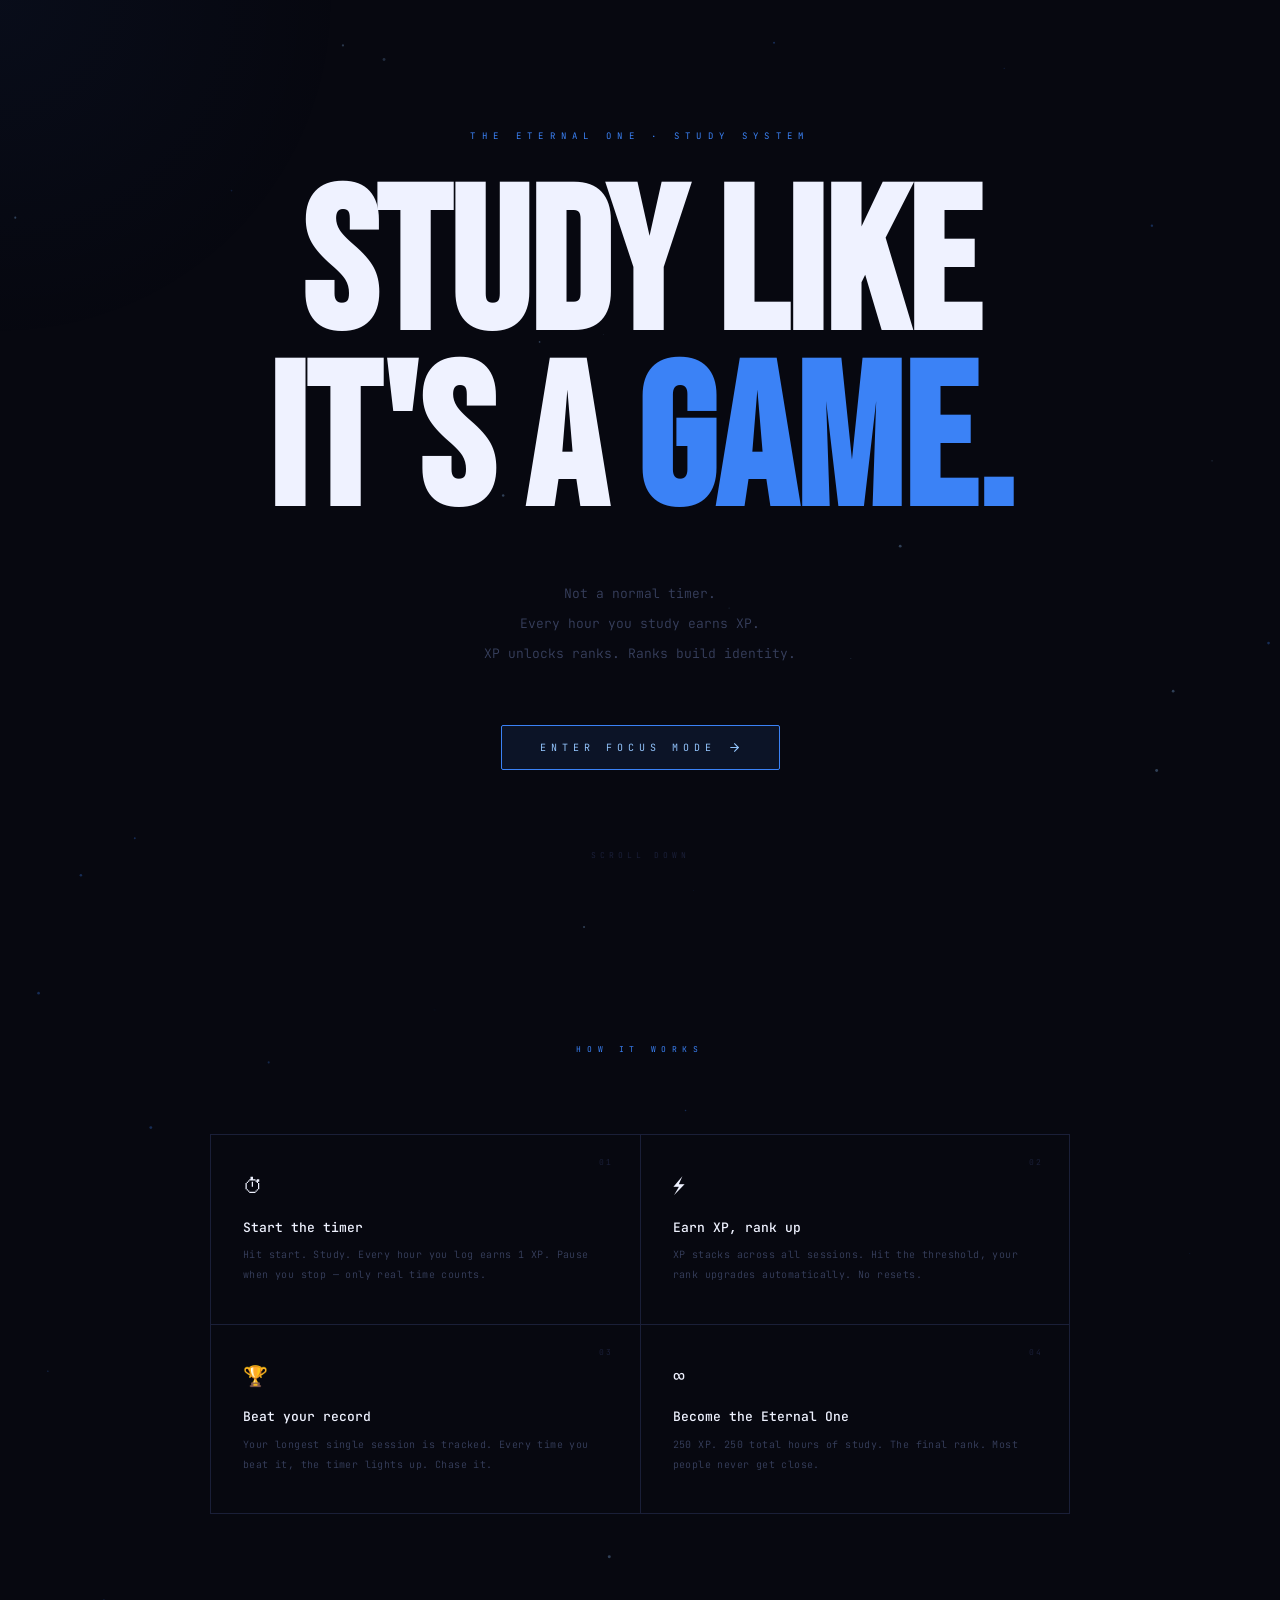
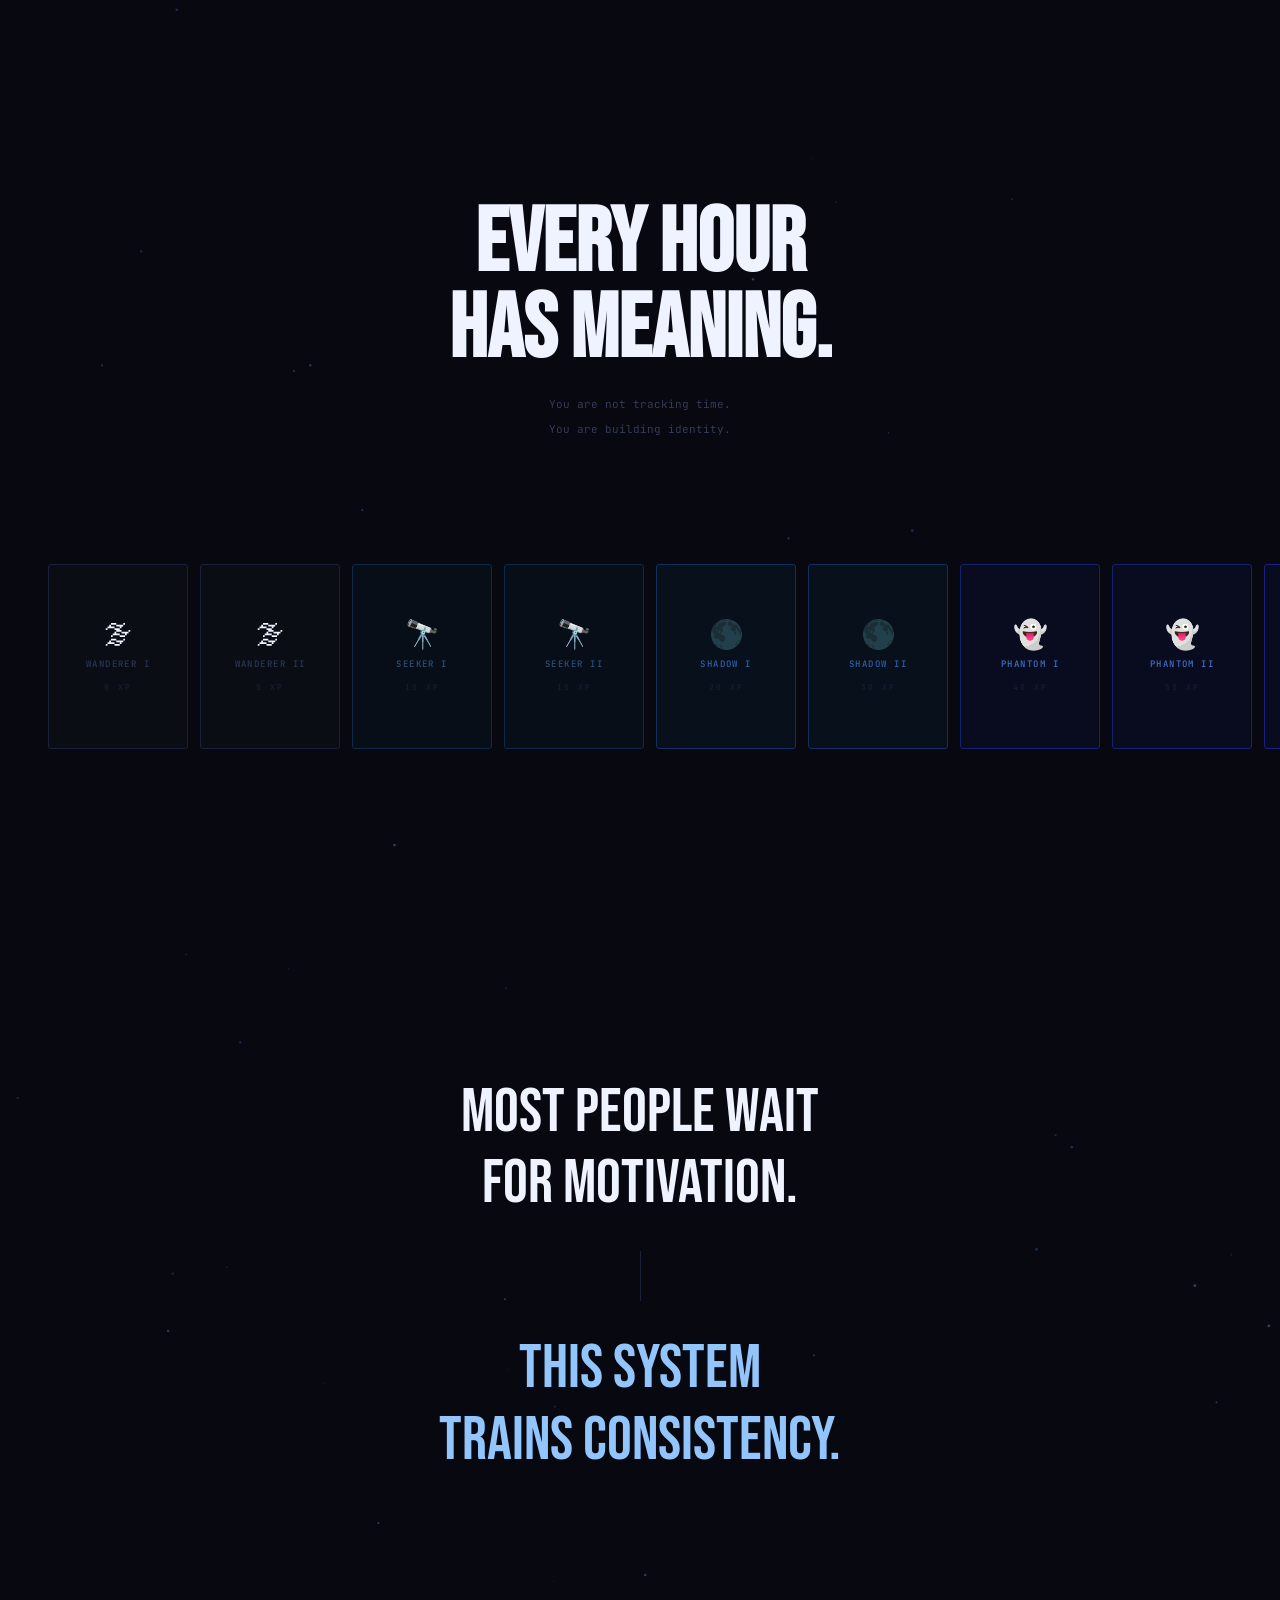
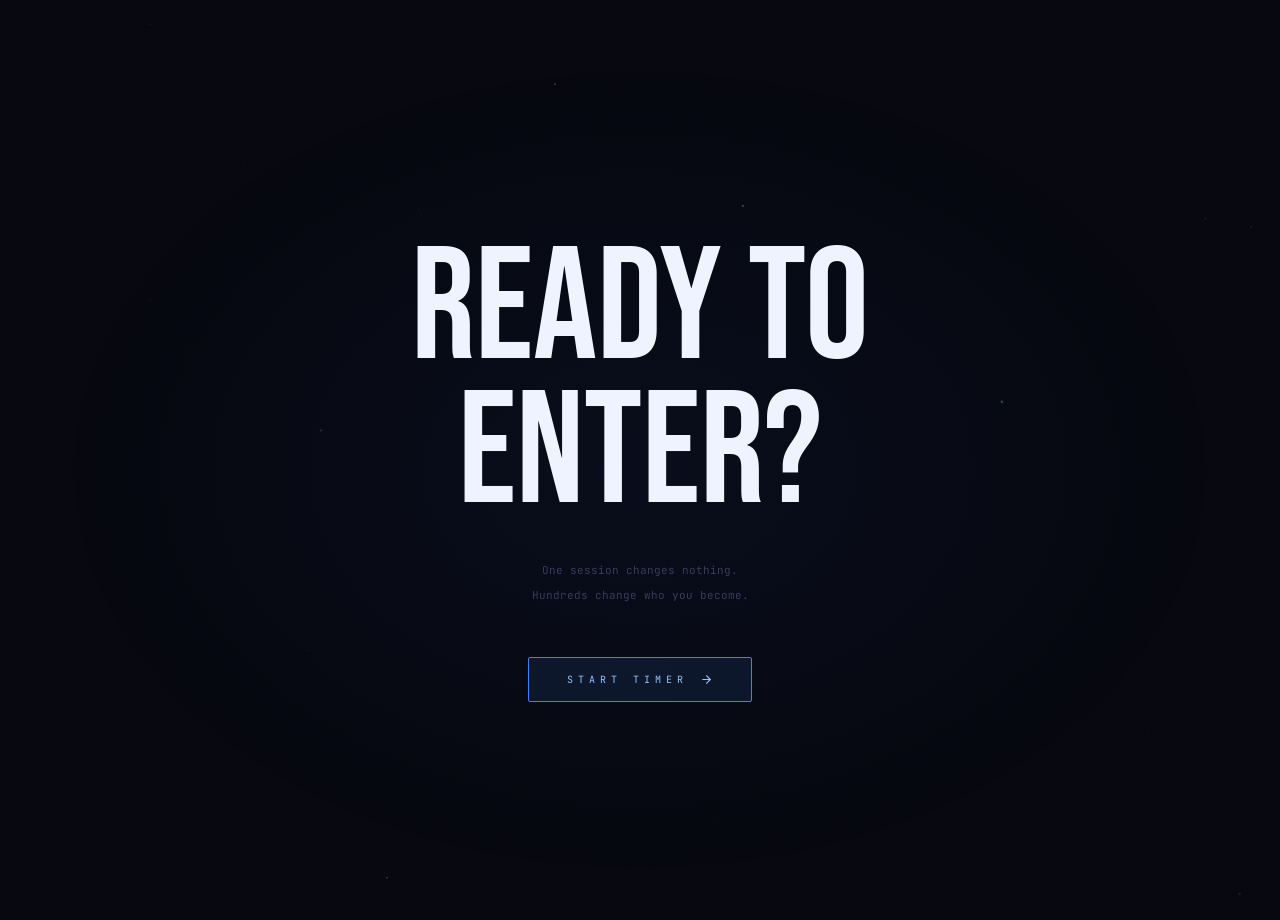
<file: index.html>
<!DOCTYPE html>
<html lang="en">
<head>
<meta charset="UTF-8">
<meta name="viewport" content="width=device-width, initial-scale=1.0">
<title>The Eternal One — Enter</title>
<link rel="icon" type="image/jpeg" href="logo2.jpeg">
<link href="https://fonts.googleapis.com/css2?family=JetBrains+Mono:wght@300;400;500;600&family=Bebas+Neue&display=swap" rel="stylesheet">
<style>
:root {
  --bg: #070810;
  --accent: #3b82f6;
  --accent2: #93c5fd;
  --accent-dim: rgba(59,130,246,0.1);
  --white: #eff2ff;
  --muted: #38405e;
  --muted2: #1a1f38;
}
*, *::before, *::after { box-sizing: border-box; margin: 0; padding: 0; }
html { scroll-behavior: smooth; }
body { background: var(--bg); font-family: 'JetBrains Mono', monospace; color: var(--white); overflow-x: hidden; }

#particles { position: fixed; inset: 0; z-index: 0; pointer-events: none; }
#glow { position: fixed; width: 700px; height: 700px; border-radius: 50%; pointer-events: none; z-index: 1; background: radial-gradient(circle, rgba(59,130,246,0.045) 0%, transparent 70%); transform: translate(-50%,-50%); transition: left 0.5s ease, top 0.5s ease; }

section { position: relative; z-index: 2; }

/* HERO */
.hero { min-height: 100vh; display: flex; flex-direction: column; align-items: center; justify-content: center; text-align: center; padding: 4rem 2rem; }
.hero-eye { font-size: 9px; letter-spacing: 0.7em; text-transform: uppercase; color: var(--accent); margin-bottom: 2.5rem; opacity: 0; animation: up 0.8s ease 0.2s forwards; }
.hero-title { font-family: 'Bebas Neue', sans-serif; font-size: clamp(72px,16vw,200px); line-height: 0.88; opacity: 0; animation: up 1s ease 0.4s forwards; }
.hero-title .bl { color: var(--accent); }
.hero-sub { margin-top: 2.8rem; font-size: clamp(11px,1.5vw,13px); font-weight: 300; line-height: 2.3; color: var(--muted); opacity: 0; animation: up 1s ease 0.7s forwards; }
.hero-cta { margin-top: 3.5rem; opacity: 0; animation: up 1s ease 1s forwards; }
.scroll-hint { position: absolute; bottom: 2.5rem; font-size: 8px; letter-spacing: 0.5em; text-transform: uppercase; color: var(--muted2); opacity: 0; animation: fadein 1s ease 2.5s forwards, pulse-fade 3s ease 3.5s infinite; }

/* BUTTON */
.btn { display: inline-flex; align-items: center; gap: 12px; background: var(--accent-dim); border: 1px solid var(--accent); padding: 15px 38px; border-radius: 2px; text-decoration: none; font-family: 'JetBrains Mono', monospace; font-size: 10px; letter-spacing: 0.5em; text-transform: uppercase; color: var(--accent2); cursor: pointer; transition: box-shadow 0.3s; position: relative; overflow: hidden; }
.btn::before { content: ''; position: absolute; inset: 0; background: var(--accent); transform: scaleX(0); transform-origin: left; transition: transform 0.4s cubic-bezier(0.4,0,0.2,1); z-index: 0; }
.btn:hover::before { transform: scaleX(1); }
.btn:hover { color: #fff; box-shadow: 0 0 50px rgba(59,130,246,0.3); }
.btn span, .btn svg { position: relative; z-index: 1; }
.btn:hover svg { transform: translateX(4px); }
.btn svg { transition: transform 0.3s; }

/* HOW IT WORKS */
.how { padding: 9rem 2rem; display: flex; flex-direction: column; align-items: center; gap: 5rem; }
.sec-tag { font-size: 8px; letter-spacing: 0.7em; text-transform: uppercase; color: var(--accent); text-align: center; }
.cards { display: grid; grid-template-columns: repeat(2, 1fr); gap: 1px; max-width: 860px; width: 100%; background: var(--muted2); border: 1px solid var(--muted2); }
.card { background: var(--bg); padding: 2.4rem 2rem; position: relative; overflow: hidden; opacity: 0; transform: translateY(28px); transition: opacity 0.6s ease, transform 0.6s ease, background 0.2s; }
.card.in { opacity: 1; transform: translateY(0); }
.card:hover { background: #0b0d1c; }
.card-n { position: absolute; top: 1.4rem; right: 1.6rem; font-size: 8px; color: var(--muted2); letter-spacing: 0.3em; }
.card-icon { font-size: 20px; margin-bottom: 1.2rem; display: block; }
.card-title { font-size: 13px; font-weight: 500; color: var(--white); margin-bottom: 0.6rem; }
.card-text { font-size: 10px; font-weight: 300; line-height: 2; color: var(--muted); letter-spacing: 0.04em; }

/* RANKS */
.ranks { padding: 9rem 0; display: flex; flex-direction: column; align-items: center; gap: 4rem; }
.ranks-hd { text-align: center; padding: 0 2rem; }
.ranks-hd h2 { font-family: 'Bebas Neue', sans-serif; font-size: clamp(40px,8vw,90px); line-height: 0.95; opacity: 0; transform: translateY(20px); transition: opacity 0.8s, transform 0.8s; }
.ranks-hd h2.in { opacity: 1; transform: translateY(0); }
.ranks-hd p { margin-top: 1.2rem; font-size: 11px; font-weight: 300; line-height: 2.2; color: var(--muted); opacity: 0; transition: opacity 0.8s ease 0.25s; }
.ranks-hd p.in { opacity: 1; }

.ranks-row { display: flex; gap: 12px; overflow-x: auto; padding: 1rem 3rem 2.5rem; scrollbar-width: none; -ms-overflow-style: none; width: 100%; align-items: flex-end; }
.ranks-row::-webkit-scrollbar { display: none; }

.rk { flex-shrink: 0; width: 140px; height: 185px; border-radius: 3px; display: flex; flex-direction: column; align-items: center; justify-content: center; gap: 10px; position: relative; opacity: 0; transform: translateY(16px); transition: opacity 0.5s, transform 0.5s; cursor: default; }
.rk.in { opacity: 1; transform: translateY(0); }
.rk:hover { transform: translateY(-7px) scale(1.05) !important; transition: transform 0.28s ease !important; }

.rk-t1 { background: #0b0d15; border: 1px solid #18203a; }
.rk-t2 { background: #080e18; border: 1px solid #102848; }
.rk-t3 { background: #08101c; border: 1px solid #143060; }
.rk-t4 { background: #080c1e; border: 1px solid #182070; }
.rk-t5 { background: #070c20; border: 1px solid #1c2080; }
.rk-t6 { background: #070b22; border: 1px solid #202490; }
.rk-t7 { background: #060924; border: 1px solid #2428a8; }

.rk-t1:hover { box-shadow: 0 12px 40px rgba(59,130,246,0.06); }
.rk-t2:hover { box-shadow: 0 12px 40px rgba(59,130,246,0.10); }
.rk-t3:hover { box-shadow: 0 12px 50px rgba(80,150,255,0.14); }
.rk-t4:hover { box-shadow: 0 12px 50px rgba(100,160,255,0.18); }
.rk-t5:hover { box-shadow: 0 14px 55px rgba(120,175,255,0.22); }
.rk-t6:hover { box-shadow: 0 14px 60px rgba(140,195,255,0.26); }
.rk-t7:hover { box-shadow: 0 16px 65px rgba(160,210,255,0.3); }

.rk-sym { font-size: 28px; line-height: 1; }
.rk-name { font-size: 9px; font-weight: 500; letter-spacing: 0.16em; text-transform: uppercase; text-align: center; padding: 0 8px; line-height: 1.5; }
.rk-xp { font-size: 8px; color: var(--muted2); letter-spacing: 0.25em; }

.rk-t1 .rk-name { color: #2a3658; }
.rk-t2 .rk-name { color: #2a5078; }
.rk-t3 .rk-name { color: #3060aa; }
.rk-t4 .rk-name { color: #4070c8; }
.rk-t5 .rk-name { color: #5085dc; }
.rk-t6 .rk-name { color: #60a0f0; }
.rk-t7 .rk-name { color: #80b8ff; }

.rk-eternal { width: 176px; height: 228px; background: #050612; border: 1px solid rgba(147,197,253,0.22); animation: float-e 4s ease-in-out infinite; }
.rk-eternal .rk-name { font-size: 10px; letter-spacing: 0.2em; color: #bdd9ff; text-shadow: 0 0 18px rgba(147,197,253,0.7), 0 0 36px rgba(59,130,246,0.4); }
.rk-eternal .rk-sym { font-size: 42px; animation: pulse-s 2.5s ease infinite; filter: drop-shadow(0 0 10px rgba(147,197,253,0.6)); }
.rk-eternal .rk-xp { color: rgba(147,197,253,0.3); }
.rk-eternal:hover { box-shadow: 0 18px 80px rgba(147,197,253,0.28) !important; transform: translateY(-9px) scale(1.05) !important; }

@keyframes float-e { 0%,100% { transform: translateY(0); } 50% { transform: translateY(-10px); } }
@keyframes pulse-s { 0%,100% { filter: drop-shadow(0 0 10px rgba(147,197,253,0.6)); } 50% { filter: drop-shadow(0 0 26px rgba(147,197,253,1)) drop-shadow(0 0 50px rgba(59,130,246,0.5)); } }

/* STATEMENT */
.statement { padding: 9rem 2rem; text-align: center; display: flex; flex-direction: column; align-items: center; }
.st { font-family: 'Bebas Neue', sans-serif; font-size: clamp(32px,6vw,62px); line-height: 1.15; color: var(--muted); opacity: 0; transform: translateY(20px); transition: opacity 0.7s, transform 0.7s, color 0.7s; }
.st.in { opacity: 1; transform: translateY(0); color: var(--white); }
.st:nth-child(2) { transition-delay: 0.12s; }
.st-div { width: 1px; height: 50px; background: var(--muted2); margin: 2rem auto; }
.st.bl { color: var(--muted); }
.st.bl.in { color: var(--accent2); }
.st.bl:nth-child(4) { transition-delay: 0.28s; }
.st.bl:nth-child(5) { transition-delay: 0.44s; }

/* FINAL CTA */
.final { min-height: 100vh; display: flex; flex-direction: column; align-items: center; justify-content: center; text-align: center; padding: 4rem 2rem; position: relative; }
.final::before { content: ''; position: absolute; inset: 0; background: radial-gradient(ellipse at center, rgba(59,130,246,0.05) 0%, transparent 65%); pointer-events: none; }
.final-big { font-family: 'Bebas Neue', sans-serif; font-size: clamp(70px,14vw,160px); line-height: 0.9; opacity: 0; transform: translateY(20px); transition: opacity 0.8s, transform 0.8s; }
.final-big.in { opacity: 1; transform: translateY(0); }
.final-sub { margin-top: 2rem; font-size: 11px; font-weight: 300; line-height: 2.3; color: var(--muted); max-width: 320px; opacity: 0; transition: opacity 0.8s ease 0.2s; }
.final-sub.in { opacity: 1; }
.final-cta { margin-top: 3rem; opacity: 0; transition: opacity 0.8s ease 0.4s; }
.final-cta.in { opacity: 1; }

/* ANIMS */
@keyframes up { from { opacity: 0; transform: translateY(18px); } to { opacity: 1; transform: translateY(0); } }
@keyframes fadein { from { opacity: 0; } to { opacity: 1; } }
@keyframes pulse-fade { 0%,100% { opacity: 0.3; } 50% { opacity: 0.9; } }

#page-out { position: fixed; inset: 0; background: var(--bg); z-index: 9999; opacity: 0; pointer-events: none; transition: opacity 0.65s ease; }
#page-out.go { opacity: 1; pointer-events: all; }

@media (max-width: 600px) { .cards { grid-template-columns: 1fr 1fr; } .ranks-row { padding: 1rem 1.5rem 2rem; } .rk { width: 122px; height: 165px; } .rk-eternal { width: 152px; height: 205px; } }
@media (max-width: 400px) { .cards { grid-template-columns: 1fr; } }
::-webkit-scrollbar { width: 3px; } ::-webkit-scrollbar-thumb { background: var(--muted2); }
</style>
</head>
<body>

<canvas id="particles"></canvas>
<div id="glow"></div>
<div id="page-out"></div>

<!-- HERO -->
<section class="hero">
  <div class="hero-eye">The Eternal One · Study System</div>
  <h1 class="hero-title">Study Like<br>It's a <span class="bl">Game.</span></h1>
  <p class="hero-sub">Not a normal timer.<br>Every hour you study earns XP.<br>XP unlocks ranks. Ranks build identity.</p>
  <div class="hero-cta">
    <a class="btn" href="#" id="enterBtn">
      <span>Enter Focus Mode</span>
      <svg width="13" height="13" viewBox="0 0 24 24" fill="none" stroke="currentColor" stroke-width="2" stroke-linecap="round" stroke-linejoin="round"><line x1="5" y1="12" x2="19" y2="12"/><polyline points="12 5 19 12 12 19"/></svg>
    </a>
  </div>
  <div class="scroll-hint">scroll down</div>
</section>

<!-- HOW IT WORKS -->
<section class="how">
  <div class="sec-tag">How it works</div>
  <div class="cards">
    <div class="card">
      <span class="card-n">01</span>
      <span class="card-icon">⏱</span>
      <div class="card-title">Start the timer</div>
      <p class="card-text">Hit start. Study. Every hour you log earns 1 XP. Pause when you stop — only real time counts.</p>
    </div>
    <div class="card" style="transition-delay:.1s">
      <span class="card-n">02</span>
      <span class="card-icon">⚡</span>
      <div class="card-title">Earn XP, rank up</div>
      <p class="card-text">XP stacks across all sessions. Hit the threshold, your rank upgrades automatically. No resets.</p>
    </div>
    <div class="card" style="transition-delay:.2s">
      <span class="card-n">03</span>
      <span class="card-icon">🏆</span>
      <div class="card-title">Beat your record</div>
      <p class="card-text">Your longest single session is tracked. Every time you beat it, the timer lights up. Chase it.</p>
    </div>
    <div class="card" style="transition-delay:.3s">
      <span class="card-n">04</span>
      <span class="card-icon">∞</span>
      <div class="card-title">Become the Eternal One</div>
      <p class="card-text">250 XP. 250 total hours of study. The final rank. Most people never get close.</p>
    </div>
  </div>
</section>

<!-- RANKS -->
<section class="ranks">
  <div class="ranks-hd">
    <h2>Every Hour<br>Has Meaning.</h2>
    <p>You are not tracking time.<br>You are building identity.</p>
  </div>
  <div class="ranks-row">
    <div class="rk rk-t1"><span class="rk-sym">🌫</span><div class="rk-name">Wanderer I</div><div class="rk-xp">0 XP</div></div>
    <div class="rk rk-t1"><span class="rk-sym">🌫</span><div class="rk-name">Wanderer II</div><div class="rk-xp">5 XP</div></div>
    <div class="rk rk-t2"><span class="rk-sym">🔭</span><div class="rk-name">Seeker I</div><div class="rk-xp">10 XP</div></div>
    <div class="rk rk-t2"><span class="rk-sym">🔭</span><div class="rk-name">Seeker II</div><div class="rk-xp">15 XP</div></div>
    <div class="rk rk-t3"><span class="rk-sym">🌑</span><div class="rk-name">Shadow I</div><div class="rk-xp">20 XP</div></div>
    <div class="rk rk-t3"><span class="rk-sym">🌑</span><div class="rk-name">Shadow II</div><div class="rk-xp">30 XP</div></div>
    <div class="rk rk-t4"><span class="rk-sym">👻</span><div class="rk-name">Phantom I</div><div class="rk-xp">40 XP</div></div>
    <div class="rk rk-t4"><span class="rk-sym">👻</span><div class="rk-name">Phantom II</div><div class="rk-xp">55 XP</div></div>
    <div class="rk rk-t5"><span class="rk-sym">💀</span><div class="rk-name">Reaper I</div><div class="rk-xp">70 XP</div></div>
    <div class="rk rk-t5"><span class="rk-sym">💀</span><div class="rk-name">Reaper II</div><div class="rk-xp">90 XP</div></div>
    <div class="rk rk-t6"><span class="rk-sym">🌊</span><div class="rk-name">Abyss Walker I</div><div class="rk-xp">110 XP</div></div>
    <div class="rk rk-t6"><span class="rk-sym">🌊</span><div class="rk-name">Abyss Walker II</div><div class="rk-xp">140 XP</div></div>
    <div class="rk rk-t7"><span class="rk-sym">♾</span><div class="rk-name">Eternal I</div><div class="rk-xp">170 XP</div></div>
    <div class="rk rk-t7"><span class="rk-sym">♾</span><div class="rk-name">Eternal II</div><div class="rk-xp">210 XP</div></div>
    <div class="rk rk-eternal"><span class="rk-sym">⚡</span><div class="rk-name">The Eternal One</div><div class="rk-xp">250 XP</div></div>
  </div>
</section>

<!-- STATEMENT -->
<section class="statement">
  <div class="st">Most people wait</div>
  <div class="st">for motivation.</div>
  <div class="st-div"></div>
  <div class="st bl">This system</div>
  <div class="st bl">trains consistency.</div>
</section>

<!-- FINAL CTA -->
<section class="final">
  <div class="final-big">Ready to<br>Enter?</div>
  <p class="final-sub">One session changes nothing.<br>Hundreds change who you become.</p>
  <div class="final-cta">
    <a class="btn" href="#" id="startBtn">
      <span>Start Timer</span>
      <svg width="13" height="13" viewBox="0 0 24 24" fill="none" stroke="currentColor" stroke-width="2" stroke-linecap="round" stroke-linejoin="round"><line x1="5" y1="12" x2="19" y2="12"/><polyline points="12 5 19 12 12 19"/></svg>
    </a>
  </div>
</section>

<script>
/* PARTICLES */
const cv = document.getElementById('particles'), cx = cv.getContext('2d');
let W, H, pts = [];
function resize() { W = cv.width = innerWidth; H = cv.height = document.body.scrollHeight; }
window.addEventListener('resize', resize); resize();

function P() {
  this.init = function() {
    this.x = Math.random()*W; this.y = Math.random()*H;
    this.r = Math.random()*1.2+0.3;
    this.vx = (Math.random()-.5)*.22; this.vy = -Math.random()*.28-.05;
    this.life = 0; this.max = Math.random()*400+200;
    this.blue = Math.random()>.45;
  };
  this.init(); this.life = Math.random()*this.max;
  this.draw = function() {
    let a=0;
    if(this.life<80) a=this.life/80*.3;
    else if(this.life>this.max-80) a=(this.max-this.life)/80*.3;
    else a=.3;
    cx.save(); cx.globalAlpha=a;
    cx.fillStyle=this.blue?'#3b82f6':'#93c5fd';
    cx.beginPath(); cx.arc(this.x,this.y,this.r,0,Math.PI*2); cx.fill(); cx.restore();
    this.x+=this.vx; this.y+=this.vy; this.life++;
    if(this.life>=this.max) this.init();
  };
}
for(let i=0;i<100;i++) pts.push(new P());
function loop() { cx.clearRect(0,0,W,H); pts.forEach(p=>p.draw()); requestAnimationFrame(loop); }
loop();

/* MOUSE GLOW */
const glw = document.getElementById('glow');
document.addEventListener('mousemove', e => { glw.style.left=e.clientX+'px'; glw.style.top=e.clientY+'px'; });

/* SCROLL REVEALS */
const io = new IntersectionObserver(e => e.forEach(x => { if(x.isIntersecting) x.target.classList.add('in'); }), {threshold:.15});
document.querySelectorAll('.st, .final-big, .final-sub, .final-cta, .ranks-hd h2, .ranks-hd p').forEach(el=>io.observe(el));

const cio = new IntersectionObserver(e => { e.forEach(x => { if(x.isIntersecting) { document.querySelectorAll('.card').forEach((c,i)=>setTimeout(()=>c.classList.add('in'),i*90)); cio.disconnect(); } }); },{threshold:.1});
const fc = document.querySelector('.card'); if(fc) cio.observe(fc);

const rio = new IntersectionObserver(e => { e.forEach(x => { if(x.isIntersecting) { document.querySelectorAll('.rk').forEach((c,i)=>setTimeout(()=>c.classList.add('in'),i*50)); rio.disconnect(); } }); },{threshold:.05});
const fr = document.querySelector('.rk'); if(fr) rio.observe(fr);

/* NAV */
function go() { const o=document.getElementById('page-out'); o.classList.add('go'); setTimeout(()=>window.location.href='login.html',650); }
document.getElementById('enterBtn').addEventListener('click',e=>{e.preventDefault();go();});
document.getElementById('startBtn').addEventListener('click',e=>{e.preventDefault();go();});

/* canvas on scroll */
let t; window.addEventListener('scroll',()=>{clearTimeout(t);t=setTimeout(()=>{cv.height=H=document.body.scrollHeight;},200);});
</script>
</body>
</html>
</file>
